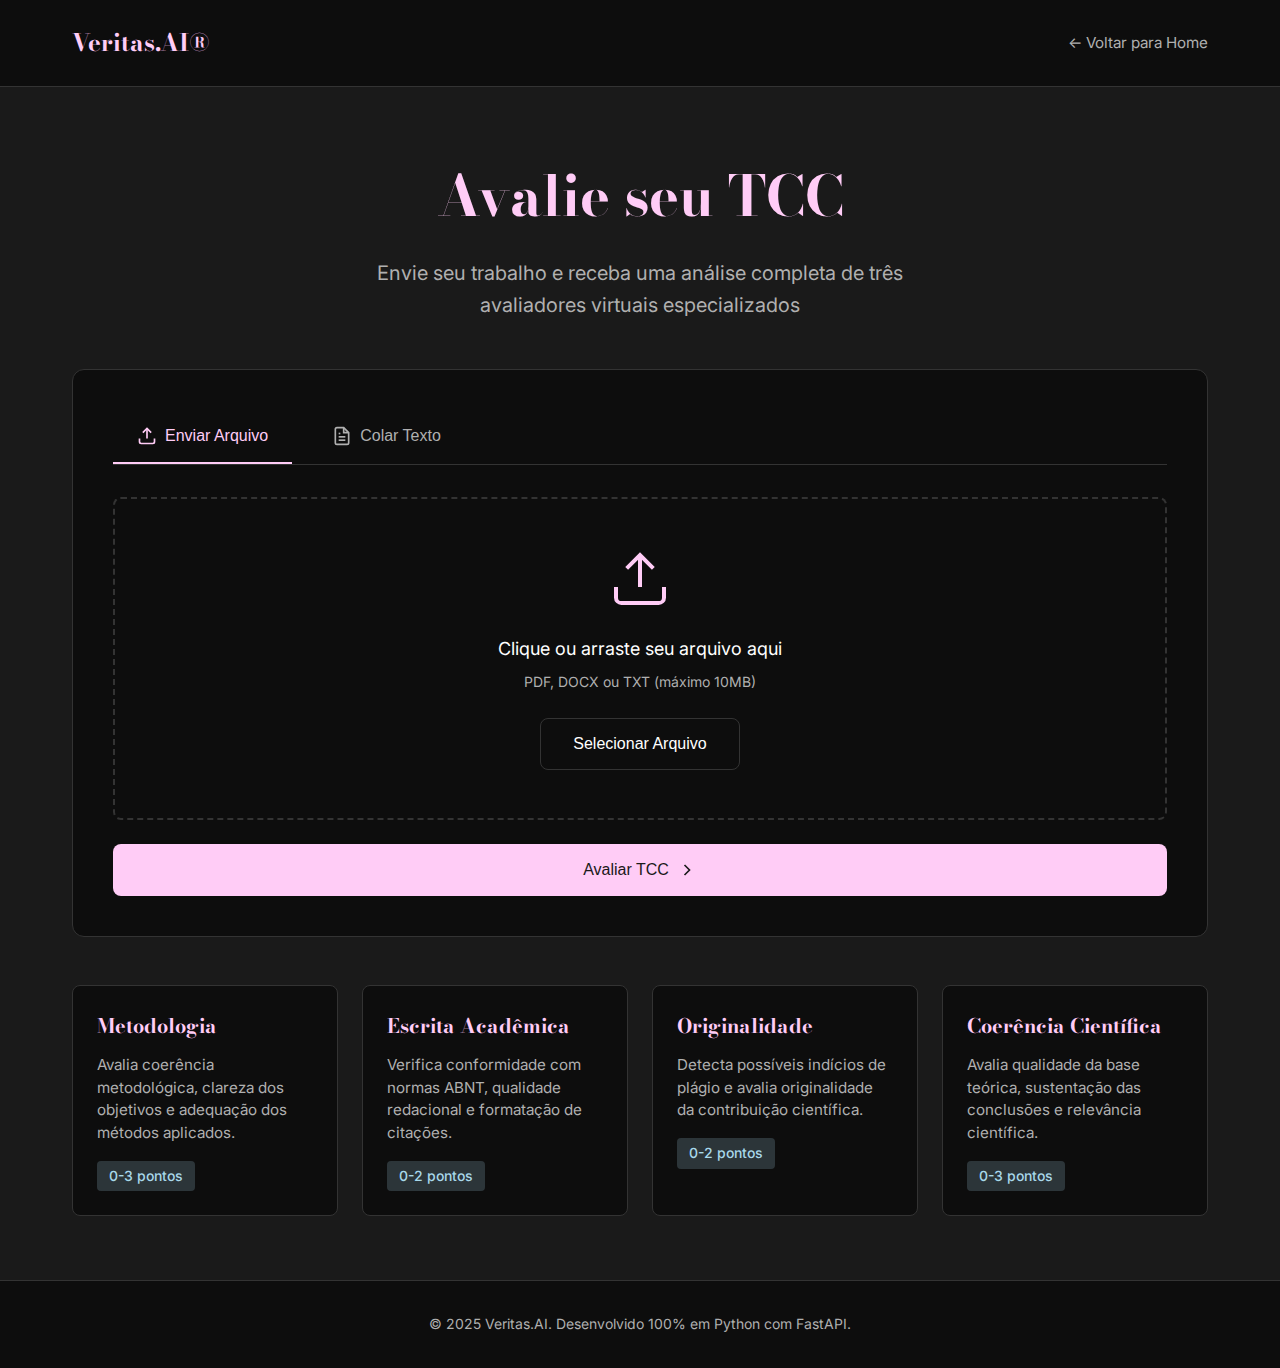
<file: app/index.html>
<!DOCTYPE html>
<html lang="pt-BR">
<head>
    <meta charset="UTF-8">
    <meta name="viewport" content="width=device-width, initial-scale=1.0">
    <title>Veritas.AI - Avaliar TCC</title>
    <link rel="preconnect" href="https://fonts.googleapis.com">
    <link rel="preconnect" href="https://fonts.gstatic.com" crossorigin>
    <link href="https://fonts.googleapis.com/css2?family=Bodoni+Moda:ital,opsz,wght@0,6..96,400..900;1,6..96,400..900&family=Inter:wght@300;400;500;600&display=swap" rel="stylesheet">
    <link rel="stylesheet" href="/static/app/styles.css">
</head>
<body>
    <!-- Header -->
    <header class="header">
        <div class="container">
            <nav class="nav">
                <a href="/" class="logo">Veritas.AI®</a>
                <a href="/" class="back-link">← Voltar para Home</a>
            </nav>
        </div>
    </header>

    <!-- Main Content -->
    <main class="main-content">
        <div class="container">
            <div class="app-header">
                <h1 class="title">Avalie seu TCC</h1>
                <p class="subtitle">Envie seu trabalho e receba uma análise completa de três avaliadores virtuais especializados</p>
            </div>

            <div class="card">
                <div class="tabs">
                    <button class="tab-button active" data-tab="file">
                        <svg width="20" height="20" viewBox="0 0 24 24" fill="none" stroke="currentColor" stroke-width="2">
                            <path d="M21 15v4a2 2 0 0 1-2 2H5a2 2 0 0 1-2-2v-4"></path>
                            <polyline points="17 8 12 3 7 8"></polyline>
                            <line x1="12" y1="3" x2="12" y2="15"></line>
                        </svg>
                        Enviar Arquivo
                    </button>
                    <button class="tab-button" data-tab="text">
                        <svg width="20" height="20" viewBox="0 0 24 24" fill="none" stroke="currentColor" stroke-width="2">
                            <path d="M14 2H6a2 2 0 0 0-2 2v16a2 2 0 0 0 2 2h12a2 2 0 0 0 2-2V8z"></path>
                            <polyline points="14 2 14 8 20 8"></polyline>
                            <line x1="16" y1="13" x2="8" y2="13"></line>
                            <line x1="16" y1="17" x2="8" y2="17"></line>
                            <polyline points="10 9 9 9 8 9"></polyline>
                        </svg>
                        Colar Texto
                    </button>
                </div>

                <div class="tab-content active" id="file-tab">
                    <div class="file-upload-area" id="dropArea">
                        <input type="file" id="fileInput" accept=".pdf,.docx,.txt" hidden>
                        <div class="upload-icon">
                            <svg width="64" height="64" viewBox="0 0 24 24" fill="none" stroke="currentColor" stroke-width="1.5">
                                <path d="M21 15v4a2 2 0 0 1-2 2H5a2 2 0 0 1-2-2v-4"></path>
                                <polyline points="17 8 12 3 7 8"></polyline>
                                <line x1="12" y1="3" x2="12" y2="15"></line>
                            </svg>
                        </div>
                        <p class="upload-text">Clique ou arraste seu arquivo aqui</p>
                        <p class="upload-hint">PDF, DOCX ou TXT (máximo 10MB)</p>
                        <button type="button" class="btn-secondary" id="selectFileBtn">Selecionar Arquivo</button>
                    </div>
                    <div id="fileInfo" class="file-info hidden"></div>
                </div>

                <div class="tab-content" id="text-tab">
                    <textarea 
                        id="textInput" 
                        placeholder="Cole aqui o texto completo do seu TCC (mínimo 100 caracteres)..."
                        rows="12"
                    ></textarea>
                    <div class="char-counter">
                        <span id="charCount">0</span> caracteres
                    </div>
                </div>

                <button type="button" class="btn-primary" id="evaluateBtn">
                    <span class="btn-text">Avaliar TCC</span>
                    <svg class="btn-icon" width="20" height="20" viewBox="0 0 24 24" fill="none" stroke="currentColor" stroke-width="2">
                        <polyline points="9 18 15 12 9 6"></polyline>
                    </svg>
                </button>
            </div>

            <!-- Info Cards -->
            <div class="info-grid">
                <div class="info-card">
                    <h3>Metodologia</h3>
                    <p>Avalia coerência metodológica, clareza dos objetivos e adequação dos métodos aplicados.</p>
                    <span class="score">0-3 pontos</span>
                </div>
                <div class="info-card">
                    <h3>Escrita Acadêmica</h3>
                    <p>Verifica conformidade com normas ABNT, qualidade redacional e formatação de citações.</p>
                    <span class="score">0-2 pontos</span>
                </div>
                <div class="info-card">
                    <h3>Originalidade</h3>
                    <p>Detecta possíveis indícios de plágio e avalia originalidade da contribuição científica.</p>
                    <span class="score">0-2 pontos</span>
                </div>
                <div class="info-card">
                    <h3>Coerência Científica</h3>
                    <p>Avalia qualidade da base teórica, sustentação das conclusões e relevância científica.</p>
                    <span class="score">0-3 pontos</span>
                </div>
            </div>
        </div>
    </main>

    <!-- Modal de Resultados -->
    <div id="resultModal" class="modal">
        <div class="modal-overlay" id="modalOverlay"></div>
        <div class="modal-content">
            <div class="modal-header">
                <h2>Resultado da Avaliação</h2>
                <button class="close-btn" id="closeModal">
                    <svg width="24" height="24" viewBox="0 0 24 24" fill="none" stroke="currentColor" stroke-width="2">
                        <line x1="18" y1="6" x2="6" y2="18"></line>
                        <line x1="6" y1="6" x2="18" y2="18"></line>
                    </svg>
                </button>
            </div>
            <div class="modal-body" id="modalBody">
                <!-- Conteúdo será inserido dinamicamente -->
            </div>
            <div class="modal-footer">
                <button class="btn-secondary" id="closeModalBtn">Fechar</button>
                <button class="btn-primary" id="downloadBtn">
                    <svg width="20" height="20" viewBox="0 0 24 24" fill="none" stroke="currentColor" stroke-width="2">
                        <path d="M21 15v4a2 2 0 0 1-2 2H5a2 2 0 0 1-2-2v-4"></path>
                        <polyline points="7 10 12 15 17 10"></polyline>
                        <line x1="12" y1="15" x2="12" y2="3"></line>
                    </svg>
                    Baixar Relatório
                </button>
            </div>
        </div>
    </div>

    <!-- Loading Overlay -->
    <div id="loadingOverlay" class="loading-overlay hidden">
        <div class="loading-content">
            <div class="spinner"></div>
            <p class="loading-text">Analisando seu TCC...</p>
            <p class="loading-subtext">Isso pode levar alguns instantes</p>
        </div>
    </div>

    <!-- Footer -->
    <footer class="footer">
        <div class="container">
            <p>&copy; 2025 Veritas.AI. Desenvolvido 100% em Python com FastAPI.</p>
        </div>
    </footer>

    <script src="/static/app/script.js"></script>
</body>
</html>
</file>
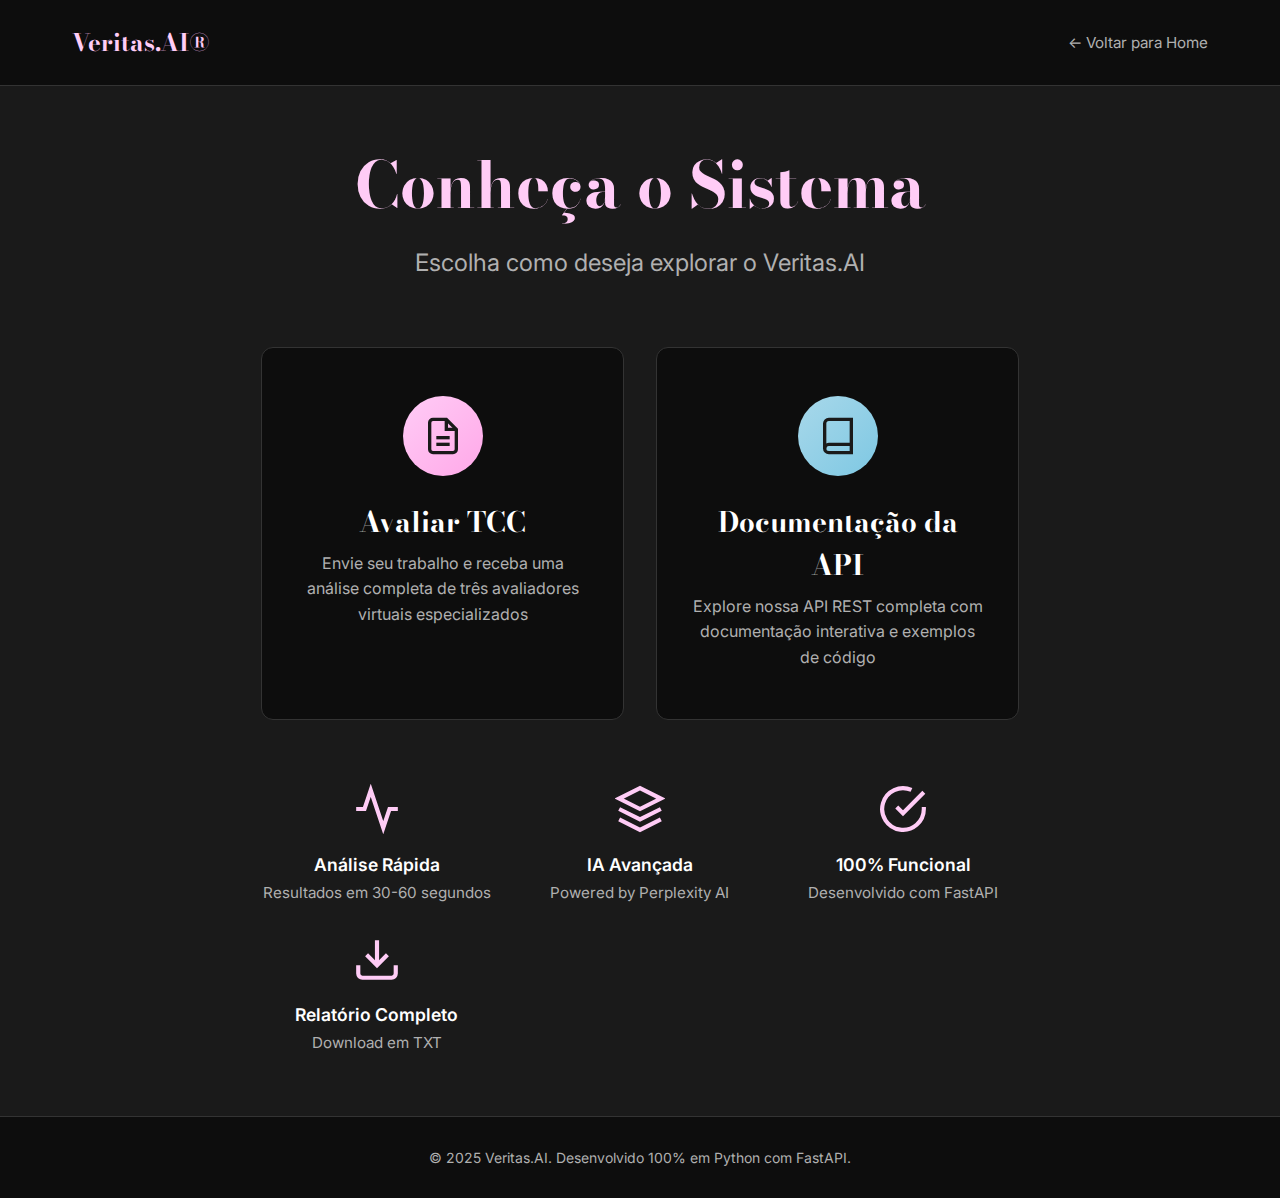
<file: static/home/index.html>
<!DOCTYPE html>
<html lang="pt-BR">
<head>
    <meta charset="UTF-8">
    <meta name="viewport" content="width=device-width, initial-scale=1.0">
    <title>Veritas.AI - Conheça o Sistema</title>
    <link rel="preconnect" href="https://fonts.googleapis.com">
    <link rel="preconnect" href="https://fonts.gstatic.com" crossorigin>
    <link href="https://fonts.googleapis.com/css2?family=Bodoni+Moda:ital,opsz,wght@0,6..96,400..900;1,6..96,400..900&family=Inter:wght@300;400;500;600&display=swap" rel="stylesheet">
    <style>
        * {
            margin: 0;
            padding: 0;
            box-sizing: border-box;
        }

        :root {
            --bg-dark: #1a1a1a;
            --bg-darker: #0d0d0d;
            --text-primary: #ffffff;
            --text-secondary: #b0b0b0;
            --accent-pink: #ffccf6;
            --accent-mint: #d4f4dd;
            --accent-coral: #ffb3a7;
            --accent-blue: #a8d8ea;
            --border-color: #333;
        }

        body {
            font-family: 'Inter', -apple-system, BlinkMacSystemFont, 'Segoe UI', sans-serif;
            background-color: var(--bg-dark);
            color: var(--text-primary);
            min-height: 100vh;
            display: flex;
            flex-direction: column;
        }

        .header {
            background-color: var(--bg-darker);
            border-bottom: 1px solid var(--border-color);
            padding: 1.5rem 0;
            position: sticky;
            top: 0;
            z-index: 100;
            backdrop-filter: blur(10px);
        }

        .container {
            max-width: 1200px;
            margin: 0 auto;
            padding: 0 2rem;
        }

        .nav {
            display: flex;
            justify-content: space-between;
            align-items: center;
        }

        .logo {
            font-family: 'Bodoni Moda', serif;
            font-size: 1.5rem;
            font-weight: 700;
            color: var(--accent-pink);
            text-decoration: none;
            transition: opacity 0.3s ease;
        }

        .logo:hover {
            opacity: 0.7;
        }

        .back-link {
            color: var(--text-secondary);
            text-decoration: none;
            font-size: 0.95rem;
            transition: color 0.3s ease;
        }

        .back-link:hover {
            color: var(--text-primary);
        }

        .main-content {
            flex: 1;
            display: flex;
            align-items: center;
            justify-content: center;
            padding: 4rem 2rem;
        }

        .content-wrapper {
            max-width: 900px;
            text-align: center;
        }

        .title {
            font-family: 'Bodoni Moda', serif;
            font-size: 4rem;
            font-weight: 700;
            margin-bottom: 1.5rem;
            color: var(--accent-pink);
            line-height: 1.1;
        }

        .subtitle {
            font-size: 1.5rem;
            color: var(--text-secondary);
            margin-bottom: 4rem;
            line-height: 1.6;
        }

        .options-grid {
            display: grid;
            grid-template-columns: repeat(auto-fit, minmax(300px, 1fr));
            gap: 2rem;
            margin-bottom: 3rem;
        }

        .option-card {
            background-color: var(--bg-darker);
            border: 1px solid var(--border-color);
            border-radius: 12px;
            padding: 3rem 2rem;
            text-decoration: none;
            transition: all 0.3s ease;
            display: flex;
            flex-direction: column;
            align-items: center;
            gap: 1.5rem;
        }

        .option-card:hover {
            transform: translateY(-8px);
            border-color: var(--accent-pink);
            box-shadow: 0 20px 40px rgba(255, 204, 246, 0.1);
        }

        .option-icon {
            width: 80px;
            height: 80px;
            border-radius: 50%;
            display: flex;
            align-items: center;
            justify-content: center;
            transition: transform 0.3s ease;
        }

        .option-card:hover .option-icon {
            transform: scale(1.1);
        }

        .option-card:nth-child(1) .option-icon {
            background: linear-gradient(135deg, var(--accent-pink), #ffa8e8);
        }

        .option-card:nth-child(2) .option-icon {
            background: linear-gradient(135deg, var(--accent-blue), #7ec8e3);
        }

        .option-icon svg {
            width: 40px;
            height: 40px;
            color: var(--bg-dark);
        }

        .option-title {
            font-family: 'Bodoni Moda', serif;
            font-size: 1.75rem;
            font-weight: 700;
            color: var(--text-primary);
            margin-bottom: 0.5rem;
        }

        .option-description {
            font-size: 1rem;
            color: var(--text-secondary);
            line-height: 1.6;
        }

        .features-list {
            display: grid;
            grid-template-columns: repeat(auto-fit, minmax(200px, 1fr));
            gap: 2rem;
            margin-top: 4rem;
        }

        .feature {
            text-align: center;
        }

        .feature-icon {
            width: 50px;
            height: 50px;
            margin: 0 auto 1rem;
            color: var(--accent-pink);
        }

        .feature-title {
            font-size: 1.1rem;
            font-weight: 600;
            color: var(--text-primary);
            margin-bottom: 0.5rem;
        }

        .feature-text {
            font-size: 0.95rem;
            color: var(--text-secondary);
        }

        .footer {
            background-color: var(--bg-darker);
            border-top: 1px solid var(--border-color);
            padding: 2rem 0;
            text-align: center;
            color: var(--text-secondary);
            font-size: 0.875rem;
        }

        @media (max-width: 768px) {
            .title {
                font-size: 2.5rem;
            }

            .subtitle {
                font-size: 1.125rem;
            }

            .options-grid {
                grid-template-columns: 1fr;
            }

            .features-list {
                grid-template-columns: 1fr;
            }
        }
    </style>
</head>
<body>
    <header class="header">
        <div class="container">
            <nav class="nav">
                <a href="/" class="logo">Veritas.AI®</a>
                <a href="/" class="back-link">← Voltar para Home</a>
            </nav>
        </div>
    </header>

    <main class="main-content">
        <div class="content-wrapper">
            <h1 class="title">Conheça o Sistema</h1>
            <p class="subtitle">Escolha como deseja explorar o Veritas.AI</p>

            <div class="options-grid">
                <a href="/app" class="option-card">
                    <div class="option-icon">
                        <svg viewBox="0 0 24 24" fill="none" stroke="currentColor" stroke-width="2">
                            <path d="M14 2H6a2 2 0 0 0-2 2v16a2 2 0 0 0 2 2h12a2 2 0 0 0 2-2V8z"></path>
                            <polyline points="14 2 14 8 20 8"></polyline>
                            <line x1="16" y1="13" x2="8" y2="13"></line>
                            <line x1="16" y1="17" x2="8" y2="17"></line>
                        </svg>
                    </div>
                    <div>
                        <h2 class="option-title">Avaliar TCC</h2>
                        <p class="option-description">Envie seu trabalho e receba uma análise completa de três avaliadores virtuais especializados</p>
                    </div>
                </a>

                <a href="/api/docs" class="option-card">
                    <div class="option-icon">
                        <svg viewBox="0 0 24 24" fill="none" stroke="currentColor" stroke-width="2">
                            <path d="M4 19.5A2.5 2.5 0 0 1 6.5 17H20"></path>
                            <path d="M6.5 2H20v20H6.5A2.5 2.5 0 0 1 4 19.5v-15A2.5 2.5 0 0 1 6.5 2z"></path>
                        </svg>
                    </div>
                    <div>
                        <h2 class="option-title">Documentação da API</h2>
                        <p class="option-description">Explore nossa API REST completa com documentação interativa e exemplos de código</p>
                    </div>
                </a>
            </div>

            <div class="features-list">
                <div class="feature">
                    <svg class="feature-icon" viewBox="0 0 24 24" fill="none" stroke="currentColor" stroke-width="2">
                        <polyline points="22 12 18 12 15 21 9 3 6 12 2 12"></polyline>
                    </svg>
                    <h3 class="feature-title">Análise Rápida</h3>
                    <p class="feature-text">Resultados em 30-60 segundos</p>
                </div>

                <div class="feature">
                    <svg class="feature-icon" viewBox="0 0 24 24" fill="none" stroke="currentColor" stroke-width="2">
                        <path d="M12 2L2 7l10 5 10-5-10-5z"></path>
                        <polyline points="2 17 12 22 22 17"></polyline>
                        <polyline points="2 12 12 17 22 12"></polyline>
                    </svg>
                    <h3 class="feature-title">IA Avançada</h3>
                    <p class="feature-text">Powered by Perplexity AI</p>
                </div>

                <div class="feature">
                    <svg class="feature-icon" viewBox="0 0 24 24" fill="none" stroke="currentColor" stroke-width="2">
                        <path d="M22 11.08V12a10 10 0 1 1-5.93-9.14"></path>
                        <polyline points="22 4 12 14.01 9 11.01"></polyline>
                    </svg>
                    <h3 class="feature-title">100% Funcional</h3>
                    <p class="feature-text">Desenvolvido com FastAPI</p>
                </div>

                <div class="feature">
                    <svg class="feature-icon" viewBox="0 0 24 24" fill="none" stroke="currentColor" stroke-width="2">
                        <path d="M21 15v4a2 2 0 0 1-2 2H5a2 2 0 0 1-2-2v-4"></path>
                        <polyline points="7 10 12 15 17 10"></polyline>
                        <line x1="12" y1="15" x2="12" y2="3"></line>
                    </svg>
                    <h3 class="feature-title">Relatório Completo</h3>
                    <p class="feature-text">Download em TXT</p>
                </div>
            </div>
        </div>
    </main>

    <footer class="footer">
        <div class="container">
            <p>&copy; 2025 Veritas.AI. Desenvolvido 100% em Python com FastAPI.</p>
        </div>
    </footer>
</body>
</html>
</file>
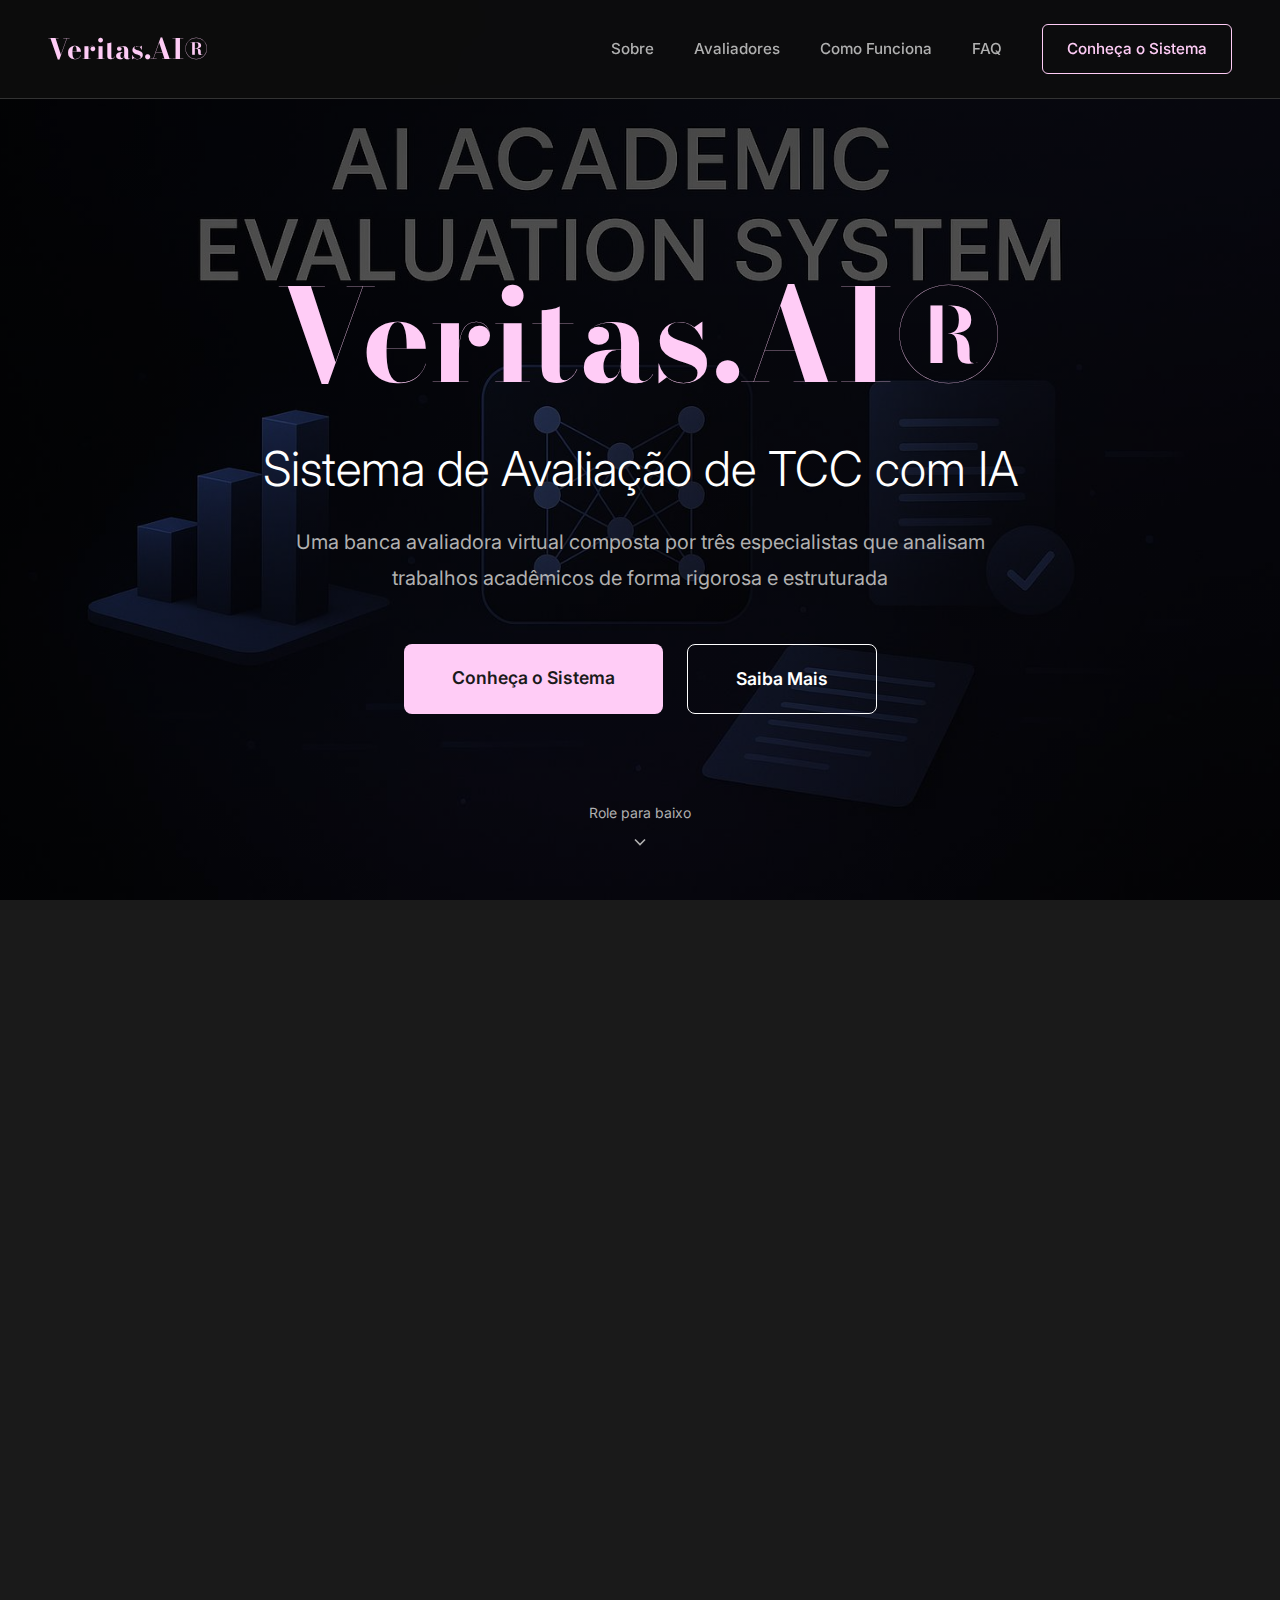
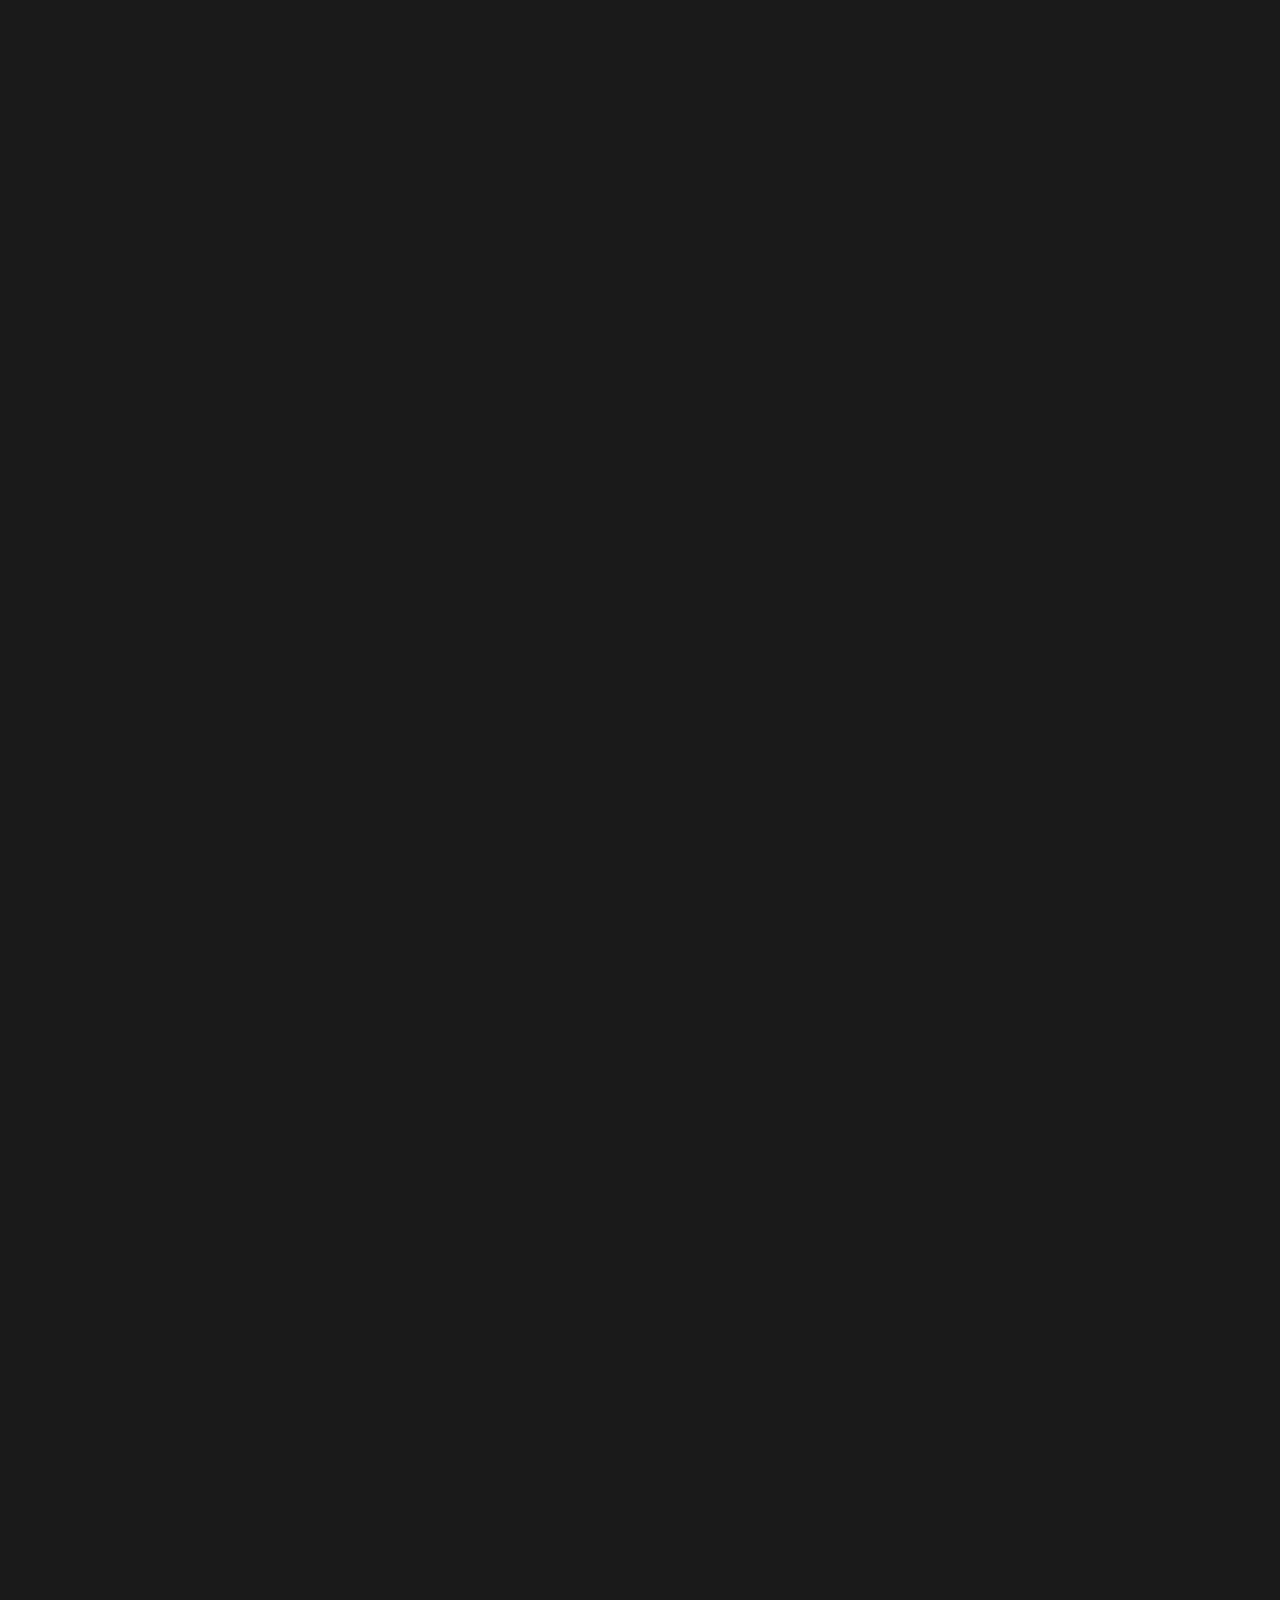
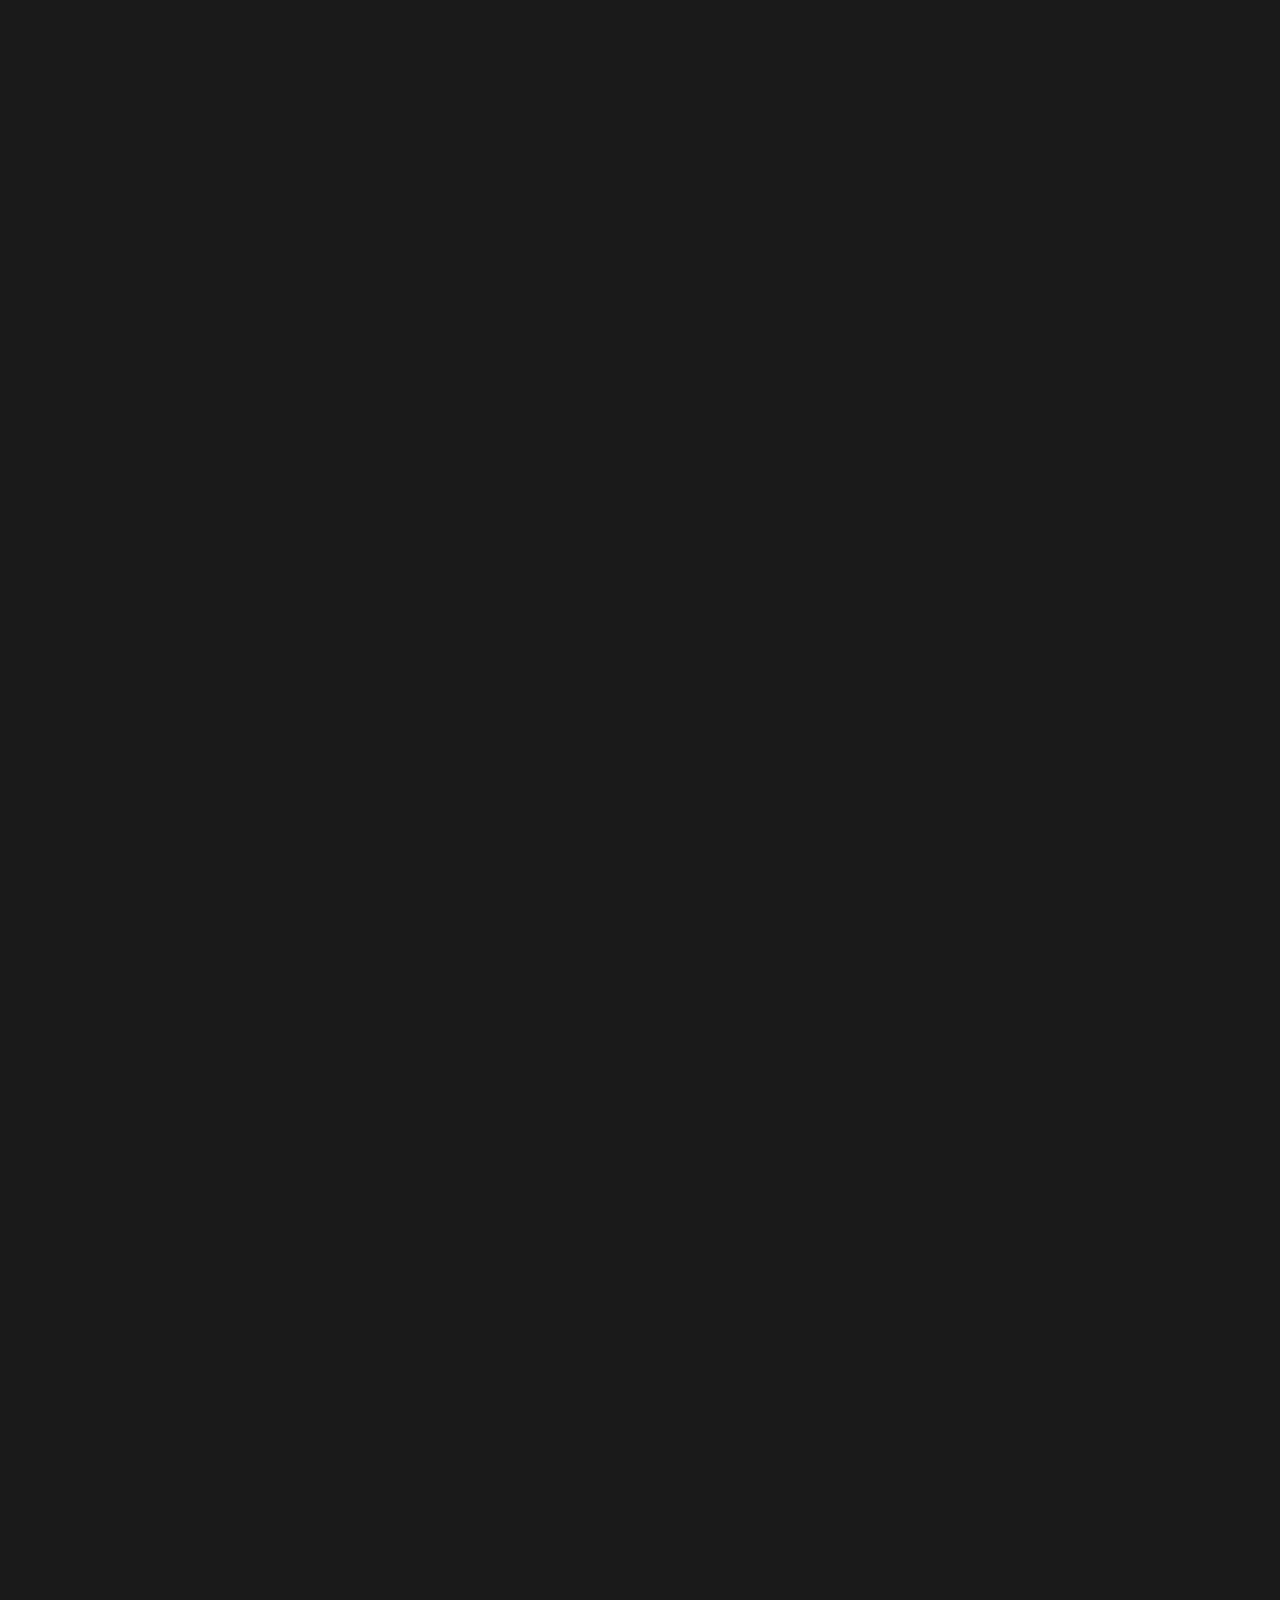
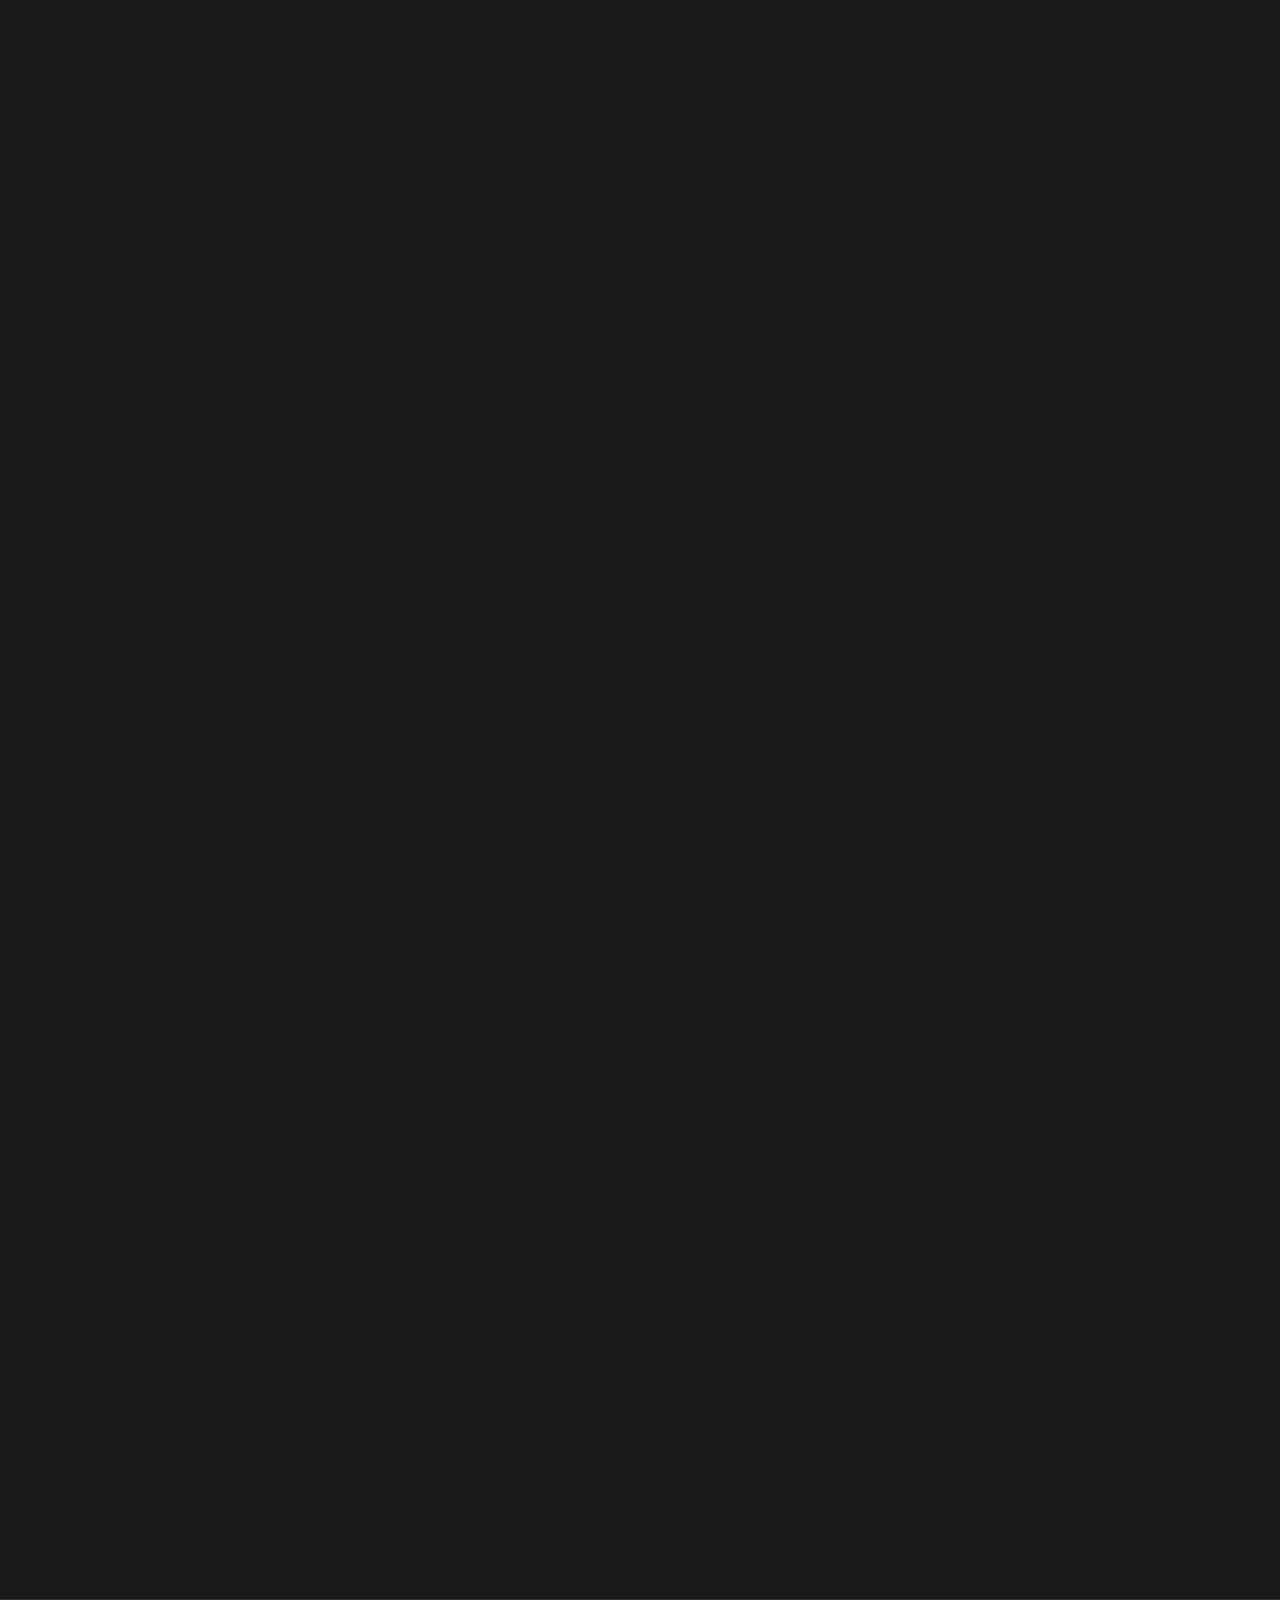
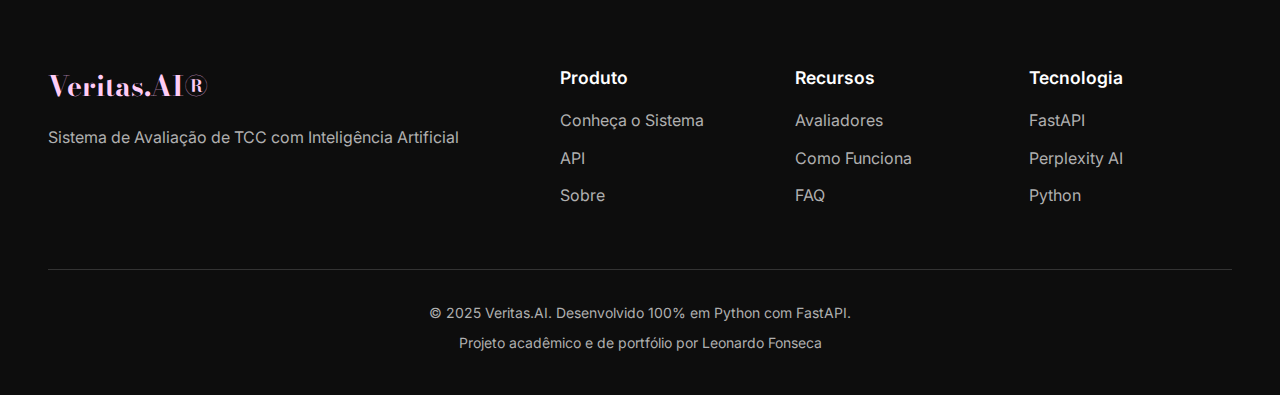
<file: static/landing/index.html>
<!DOCTYPE html>
<html lang="pt-BR">
<head>
    <meta charset="UTF-8">
    <meta name="viewport" content="width=device-width, initial-scale=1.0">
    <title>Veritas.AI - Sistema de Avaliação de TCC com IA</title>
    <meta name="description" content="Sistema de avaliação de TCC com inteligência artificial. Banca avaliadora virtual composta por três especialistas.">
    <link rel="preconnect" href="https://fonts.googleapis.com">
    <link rel="preconnect" href="https://fonts.gstatic.com" crossorigin>
    <link href="https://fonts.googleapis.com/css2?family=Bodoni+Moda:ital,opsz,wght@0,6..96,400..900;1,6..96,400..900&family=Inter:wght@300;400;500;600;700&display=swap" rel="stylesheet">
    <link rel="stylesheet" href="/static/landing/styles.css">
</head>
<body>
    <!-- Header -->
    <header class="header" id="header">
        <div class="container">
            <nav class="nav">
                <a href="/" class="logo">Veritas.AI®</a>
                <div class="nav-links" id="navLinks">
                    <a href="#about" class="nav-link">Sobre</a>
                    <a href="#evaluators" class="nav-link">Avaliadores</a>
                    <a href="#how-it-works" class="nav-link">Como Funciona</a>
                    <a href="#faq" class="nav-link">FAQ</a>
                    <a href="/home" class="btn-nav">Conheça o Sistema</a>
                </div>
                <button class="mobile-menu-btn" id="mobileMenuBtn">
                    <span></span>
                    <span></span>
                    <span></span>
                </button>
            </nav>
        </div>
    </header>

    <!-- Hero Section -->
    <section class="hero" id="hero">
        <div class="hero-background">
            <img src="/static/veritas_hero_image.jpg" alt="Veritas.AI Hero" class="hero-image">
            <div class="hero-overlay"></div>
        </div>
        <div class="container hero-content">
            <h1 class="hero-title">Veritas.AI®</h1>
            <p class="hero-subtitle">Sistema de Avaliação de TCC com IA</p>
            <p class="hero-description">Uma banca avaliadora virtual composta por três especialistas que analisam trabalhos acadêmicos de forma rigorosa e estruturada</p>
            <div class="hero-buttons">
                <a href="/home" class="btn-primary">Conheça o Sistema</a>
                <a href="#about" class="btn-secondary">Saiba Mais</a>
            </div>
        </div>
        <div class="scroll-indicator">
            <span>Role para baixo</span>
            <svg width="20" height="20" viewBox="0 0 24 24" fill="none" stroke="currentColor" stroke-width="2">
                <polyline points="6 9 12 15 18 9"></polyline>
            </svg>
        </div>
    </section>

    <!-- About Section -->
    <section class="section about" id="about">
        <div class="container">
            <div class="section-header">
                <span class="section-label">Sobre o Projeto</span>
                <h2 class="section-title">Avaliação Acadêmica Inteligente</h2>
            </div>
            <div class="about-content">
                <div class="about-text">
                    <p>O Veritas.AI é um sistema revolucionário que utiliza inteligência artificial avançada para avaliar Trabalhos de Conclusão de Curso (TCC) de forma objetiva, rigorosa e estruturada.</p>
                    <p>Nossa plataforma simula uma banca avaliadora completa, analisando múltiplos aspectos do trabalho acadêmico: desde a metodologia científica até a conformidade com normas ABNT, passando pela originalidade do conteúdo e coerência científica.</p>
                    <p>Desenvolvido com tecnologias de ponta como FastAPI e Perplexity AI, o Veritas.AI oferece uma análise profunda e detalhada em questão de minutos, fornecendo feedback valioso para estudantes e orientadores.</p>
                </div>
                <div class="about-image">
                    <img src="/static/veritas_ai_evaluation.jpg" alt="Avaliação com IA">
                </div>
            </div>
        </div>
    </section>

    <!-- Evaluators Section -->
    <section class="section evaluators" id="evaluators">
        <div class="container">
            <div class="section-header">
                <span class="section-label">Banca Avaliadora Virtual</span>
                <h2 class="section-title">Quatro Critérios de Avaliação</h2>
            </div>
            <div class="evaluators-grid">
                <div class="evaluator-card">
                    <div class="evaluator-number">01</div>
                    <h3>Metodologia</h3>
                    <p>Avalia coerência metodológica, clareza dos objetivos e adequação dos métodos aplicados ao problema de pesquisa.</p>
                    <span class="score">0-3 pontos</span>
                </div>

                <div class="evaluator-card">
                    <div class="evaluator-number">02</div>
                    <h3>Escrita Acadêmica</h3>
                    <p>Verifica conformidade com normas ABNT, qualidade redacional e formatação adequada de citações e referências.</p>
                    <span class="score">0-2 pontos</span>
                </div>

                <div class="evaluator-card">
                    <div class="evaluator-number">03</div>
                    <h3>Originalidade</h3>
                    <p>Detecta possíveis indícios de plágio e avalia a originalidade da contribuição científica do trabalho.</p>
                    <span class="score">0-2 pontos</span>
                </div>

                <div class="evaluator-card">
                    <div class="evaluator-number">04</div>
                    <h3>Coerência Científica</h3>
                    <p>Avalia qualidade da base teórica, sustentação das conclusões e relevância científica do trabalho.</p>
                    <span class="score">0-3 pontos</span>
                </div>
            </div>
            <div class="final-score-info">
                <h4>Nota Final: Soma de todos os critérios (máximo 10.0)</h4>
            </div>
        </div>
    </section>

    <!-- How It Works Section -->
    <section class="section how-it-works" id="how-it-works">
        <div class="container">
            <div class="section-header">
                <span class="section-label">Processo</span>
                <h2 class="section-title">Como Funciona</h2>
            </div>
            <div class="steps-grid">
                <div class="step">
                    <div class="step-number">01</div>
                    <h3>Envie seu TCC</h3>
                    <p>Faça upload do seu trabalho em PDF, DOCX ou TXT, ou cole o texto diretamente na plataforma.</p>
                </div>
                <div class="step">
                    <div class="step-number">02</div>
                    <h3>Processamento com IA</h3>
                    <p>Nossa inteligência artificial analisa seu trabalho usando modelos avançados de linguagem natural.</p>
                </div>
                <div class="step">
                    <div class="step-number">03</div>
                    <h3>Avaliação Completa</h3>
                    <p>Três avaliadores virtuais analisam diferentes aspectos do seu trabalho de forma independente.</p>
                </div>
                <div class="step">
                    <div class="step-number">04</div>
                    <h3>Receba o Resultado</h3>
                    <p>Visualize a nota final, análises detalhadas e recomendações para melhorar seu trabalho.</p>
                </div>
            </div>
        </div>
    </section>

    <!-- Technologies Section -->
    <section class="section technologies">
        <div class="container">
            <div class="section-header">
                <span class="section-label">Tecnologias</span>
                <h2 class="section-title">Desenvolvido com o Melhor da Tecnologia</h2>
            </div>
            <div class="tech-grid">
                <div class="tech-card">
                    <img src="/static/veritas_technology.jpg" alt="FastAPI">
                    <h3>FastAPI</h3>
                    <p>Framework web moderno e de alta performance para Python</p>
                </div>
                <div class="tech-card">
                    <img src="/static/veritas_methodology.jpg" alt="Perplexity AI">
                    <h3>Perplexity AI</h3>
                    <p>Modelo de linguagem avançado Llama 3.1 para análise profunda</p>
                </div>
                <div class="tech-card">
                    <img src="/static/veritas_results.jpg" alt="Python">
                    <h3>Python 3.11</h3>
                    <p>Linguagem robusta e versátil para processamento de dados</p>
                </div>
            </div>
        </div>
    </section>

    <!-- FAQ Section -->
    <section class="section faq" id="faq">
        <div class="container">
            <div class="section-header">
                <span class="section-label">Perguntas Frequentes</span>
                <h2 class="section-title">Tire suas Dúvidas</h2>
            </div>
            <div class="faq-list">
                <div class="faq-item">
                    <button class="faq-question">
                        <span>Quais formatos de arquivo são aceitos?</span>
                        <svg width="20" height="20" viewBox="0 0 24 24" fill="none" stroke="currentColor" stroke-width="2">
                            <polyline points="6 9 12 15 18 9"></polyline>
                        </svg>
                    </button>
                    <div class="faq-answer">
                        <p>O Veritas.AI aceita arquivos nos formatos PDF, DOCX (Microsoft Word) e TXT (texto simples). O tamanho máximo permitido é de 10MB por arquivo. Você também pode colar o texto diretamente na plataforma.</p>
                    </div>
                </div>

                <div class="faq-item">
                    <button class="faq-question">
                        <span>Quanto tempo leva a análise?</span>
                        <svg width="20" height="20" viewBox="0 0 24 24" fill="none" stroke="currentColor" stroke-width="2">
                            <polyline points="6 9 12 15 18 9"></polyline>
                        </svg>
                    </button>
                    <div class="faq-answer">
                        <p>O tempo de análise varia entre 30 e 60 segundos, dependendo do tamanho do trabalho e da complexidade do conteúdo. Nossa IA processa o documento de forma assíncrona para garantir uma análise completa e detalhada.</p>
                    </div>
                </div>

                <div class="faq-item">
                    <button class="faq-question">
                        <span>O sistema detecta plágio?</span>
                        <svg width="20" height="20" viewBox="0 0 24 24" fill="none" stroke="currentColor" stroke-width="2">
                            <polyline points="6 9 12 15 18 9"></polyline>
                        </svg>
                    </button>
                    <div class="faq-answer">
                        <p>O Veritas.AI fornece uma análise indicativa de originalidade e possíveis indícios de plágio, mas não substitui ferramentas especializadas de detecção de plágio. Recomendamos o uso complementar de ferramentas específicas para verificação mais rigorosa.</p>
                    </div>
                </div>

                <div class="faq-item">
                    <button class="faq-question">
                        <span>Como funciona a avaliação das normas ABNT?</span>
                        <svg width="20" height="20" viewBox="0 0 24 24" fill="none" stroke="currentColor" stroke-width="2">
                            <polyline points="6 9 12 15 18 9"></polyline>
                        </svg>
                    </button>
                    <div class="faq-answer">
                        <p>A avaliação das normas ABNT é feita através da análise textual do conteúdo, verificando estrutura de citações, referências e formatação acadêmica. Note que a análise é textual e não visual, portanto não avalia aspectos como margens e espaçamento.</p>
                    </div>
                </div>

                <div class="faq-item">
                    <button class="faq-question">
                        <span>Posso usar a API do Veritas.AI?</span>
                        <svg width="20" height="20" viewBox="0 0 24 24" fill="none" stroke="currentColor" stroke-width="2">
                            <polyline points="6 9 12 15 18 9"></polyline>
                        </svg>
                    </button>
                    <div class="faq-answer">
                        <p>Sim! O Veritas.AI oferece uma API REST completa e documentada. Acesse a documentação interativa em /api/docs para ver todos os endpoints disponíveis, exemplos de uso e testar as requisições diretamente no navegador.</p>
                    </div>
                </div>
            </div>
        </div>
    </section>

    <!-- CTA Section -->
    <section class="section cta">
        <div class="container">
            <div class="cta-content">
                <h2>Pronto para Avaliar seu TCC?</h2>
                <p>Receba uma análise completa e detalhada em minutos</p>
                <a href="/home" class="btn-primary btn-large">Conheça o Sistema</a>
            </div>
        </div>
    </section>

    <!-- Footer -->
    <footer class="footer">
        <div class="container">
            <div class="footer-content">
                <div class="footer-brand">
                    <h3>Veritas.AI®</h3>
                    <p>Sistema de Avaliação de TCC com Inteligência Artificial</p>
                </div>
                <div class="footer-links">
                    <div class="footer-column">
                        <h4>Produto</h4>
                        <a href="/home">Conheça o Sistema</a>
                        <a href="/api/docs">API</a>
                        <a href="#about">Sobre</a>
                    </div>
                    <div class="footer-column">
                        <h4>Recursos</h4>
                        <a href="#evaluators">Avaliadores</a>
                        <a href="#how-it-works">Como Funciona</a>
                        <a href="#faq">FAQ</a>
                    </div>
                    <div class="footer-column">
                        <h4>Tecnologia</h4>
                        <a href="https://fastapi.tiangolo.com/" target="_blank">FastAPI</a>
                        <a href="https://www.perplexity.ai/" target="_blank">Perplexity AI</a>
                        <a href="https://www.python.org/" target="_blank">Python</a>
                    </div>
                </div>
            </div>
            <div class="footer-bottom">
                <p>&copy; 2025 Veritas.AI. Desenvolvido 100% em Python com FastAPI.</p>
                <p>Projeto acadêmico e de portfólio por Leonardo Fonseca</p>
            </div>
        </div>
    </footer>

    <script src="/static/landing/script.js"></script>
</body>
</html>
</file>
<file: static/app/styles.css>
/* Reset e Base */
* {
    margin: 0;
    padding: 0;
    box-sizing: border-box;
}

:root {
    --bg-dark: #1a1a1a;
    --bg-darker: #0d0d0d;
    --text-primary: #ffffff;
    --text-secondary: #b0b0b0;
    --accent-pink: #ffccf6;
    --accent-mint: #d4f4dd;
    --accent-coral: #ffb3a7;
    --accent-blue: #a8d8ea;
    --border-color: #333;
}

body {
    font-family: 'Inter', -apple-system, BlinkMacSystemFont, 'Segoe UI', sans-serif;
    background-color: var(--bg-dark);
    color: var(--text-primary);
    line-height: 1.6;
    min-height: 100vh;
    display: flex;
    flex-direction: column;
}

.container {
    max-width: 1200px;
    margin: 0 auto;
    padding: 0 2rem;
}

/* Header */
.header {
    background-color: var(--bg-darker);
    border-bottom: 1px solid var(--border-color);
    padding: 1.5rem 0;
    position: sticky;
    top: 0;
    z-index: 100;
    backdrop-filter: blur(10px);
}

.nav {
    display: flex;
    justify-content: space-between;
    align-items: center;
}

.logo {
    font-family: 'Bodoni Moda', serif;
    font-size: 1.5rem;
    font-weight: 700;
    color: var(--accent-pink);
    text-decoration: none;
    transition: opacity 0.3s ease;
}

.logo:hover {
    opacity: 0.7;
}

.back-link {
    color: var(--text-secondary);
    text-decoration: none;
    font-size: 0.95rem;
    transition: color 0.3s ease;
}

.back-link:hover {
    color: var(--text-primary);
}

/* Main Content */
.main-content {
    flex: 1;
    padding: 4rem 0;
}

.app-header {
    text-align: center;
    margin-bottom: 3rem;
}

.title {
    font-family: 'Bodoni Moda', serif;
    font-size: 3.5rem;
    font-weight: 700;
    margin-bottom: 1rem;
    color: var(--accent-pink);
}

.subtitle {
    font-size: 1.25rem;
    color: var(--text-secondary);
    max-width: 600px;
    margin: 0 auto;
}

/* Card */
.card {
    background-color: var(--bg-darker);
    border: 1px solid var(--border-color);
    border-radius: 12px;
    padding: 2.5rem;
    margin-bottom: 3rem;
}

/* Tabs */
.tabs {
    display: flex;
    gap: 1rem;
    margin-bottom: 2rem;
    border-bottom: 1px solid var(--border-color);
}

.tab-button {
    background: none;
    border: none;
    color: var(--text-secondary);
    font-size: 1rem;
    padding: 1rem 1.5rem;
    cursor: pointer;
    display: flex;
    align-items: center;
    gap: 0.5rem;
    border-bottom: 2px solid transparent;
    transition: all 0.3s ease;
}

.tab-button:hover {
    color: var(--text-primary);
}

.tab-button.active {
    color: var(--accent-pink);
    border-bottom-color: var(--accent-pink);
}

.tab-button svg {
    width: 20px;
    height: 20px;
}

/* Tab Content */
.tab-content {
    display: none;
}

.tab-content.active {
    display: block;
}

/* File Upload */
.file-upload-area {
    border: 2px dashed var(--border-color);
    border-radius: 8px;
    padding: 3rem 2rem;
    text-align: center;
    transition: all 0.3s ease;
    cursor: pointer;
}

.file-upload-area:hover {
    border-color: var(--accent-pink);
    background-color: rgba(255, 204, 246, 0.05);
}

.file-upload-area.drag-over {
    border-color: var(--accent-pink);
    background-color: rgba(255, 204, 246, 0.1);
}

.upload-icon {
    color: var(--accent-pink);
    margin-bottom: 1rem;
}

.upload-text {
    font-size: 1.125rem;
    color: var(--text-primary);
    margin-bottom: 0.5rem;
}

.upload-hint {
    font-size: 0.875rem;
    color: var(--text-secondary);
    margin-bottom: 1.5rem;
}

.file-info {
    margin-top: 1rem;
    padding: 1rem;
    background-color: rgba(168, 216, 234, 0.1);
    border-radius: 8px;
    border-left: 3px solid var(--accent-blue);
}

.file-info.hidden {
    display: none;
}

/* Textarea */
textarea {
    width: 100%;
    background-color: var(--bg-dark);
    border: 1px solid var(--border-color);
    border-radius: 8px;
    padding: 1rem;
    color: var(--text-primary);
    font-family: inherit;
    font-size: 1rem;
    resize: vertical;
    transition: border-color 0.3s ease;
}

textarea:focus {
    outline: none;
    border-color: var(--accent-pink);
}

.char-counter {
    text-align: right;
    margin-top: 0.5rem;
    font-size: 0.875rem;
    color: var(--text-secondary);
}

/* Buttons */
.btn-primary,
.btn-secondary {
    padding: 1rem 2rem;
    border-radius: 8px;
    font-size: 1rem;
    font-weight: 500;
    cursor: pointer;
    transition: all 0.3s ease;
    border: none;
    display: inline-flex;
    align-items: center;
    gap: 0.5rem;
}

.btn-primary {
    background-color: var(--accent-pink);
    color: var(--bg-dark);
    width: 100%;
    justify-content: center;
    margin-top: 1.5rem;
}

.btn-primary:hover {
    background-color: #ffa8e8;
    transform: translateY(-2px);
}

.btn-primary:disabled {
    opacity: 0.5;
    cursor: not-allowed;
    transform: none;
}

.btn-secondary {
    background-color: transparent;
    color: var(--text-primary);
    border: 1px solid var(--border-color);
}

.btn-secondary:hover {
    background-color: rgba(255, 255, 255, 0.05);
}

.btn-icon {
    width: 20px;
    height: 20px;
}

/* Info Grid */
.info-grid {
    display: grid;
    grid-template-columns: repeat(auto-fit, minmax(250px, 1fr));
    gap: 1.5rem;
    margin-top: 3rem;
}

.info-card {
    background-color: var(--bg-darker);
    border: 1px solid var(--border-color);
    border-radius: 8px;
    padding: 1.5rem;
    transition: transform 0.3s ease;
}

.info-card:hover {
    transform: translateY(-4px);
}

.info-card h3 {
    font-family: 'Bodoni Moda', serif;
    font-size: 1.25rem;
    margin-bottom: 0.75rem;
    color: var(--accent-pink);
}

.info-card p {
    font-size: 0.95rem;
    color: var(--text-secondary);
    margin-bottom: 1rem;
    line-height: 1.5;
}

.info-card .score {
    display: inline-block;
    padding: 0.25rem 0.75rem;
    background-color: rgba(168, 216, 234, 0.2);
    border-radius: 4px;
    font-size: 0.875rem;
    color: var(--accent-blue);
    font-weight: 500;
}

/* Modal */
.modal {
    display: none;
    position: fixed;
    top: 0;
    left: 0;
    width: 100%;
    height: 100%;
    z-index: 1000;
}

.modal.active {
    display: flex;
    align-items: center;
    justify-content: center;
}

.modal-overlay {
    position: absolute;
    top: 0;
    left: 0;
    width: 100%;
    height: 100%;
    background-color: rgba(0, 0, 0, 0.8);
    backdrop-filter: blur(4px);
}

.modal-content {
    position: relative;
    background-color: var(--bg-darker);
    border: 1px solid var(--border-color);
    border-radius: 12px;
    max-width: 800px;
    width: 90%;
    max-height: 90vh;
    overflow: hidden;
    display: flex;
    flex-direction: column;
    animation: modalSlideIn 0.3s ease;
}

@keyframes modalSlideIn {
    from {
        opacity: 0;
        transform: translateY(-20px);
    }
    to {
        opacity: 1;
        transform: translateY(0);
    }
}

.modal-header {
    display: flex;
    justify-content: space-between;
    align-items: center;
    padding: 1.5rem 2rem;
    border-bottom: 1px solid var(--border-color);
}

.modal-header h2 {
    font-family: 'Bodoni Moda', serif;
    font-size: 1.75rem;
    color: var(--accent-pink);
}

.close-btn {
    background: none;
    border: none;
    color: var(--text-secondary);
    cursor: pointer;
    padding: 0.5rem;
    transition: color 0.3s ease;
}

.close-btn:hover {
    color: var(--text-primary);
}

.modal-body {
    padding: 2rem;
    overflow-y: auto;
    flex: 1;
}

.modal-footer {
    display: flex;
    justify-content: flex-end;
    gap: 1rem;
    padding: 1.5rem 2rem;
    border-top: 1px solid var(--border-color);
}

/* Result Cards */
.result-section {
    margin-bottom: 2rem;
}

.result-section:last-child {
    margin-bottom: 0;
}

.result-header {
    display: flex;
    justify-content: space-between;
    align-items: center;
    margin-bottom: 1rem;
}

.result-title {
    font-family: 'Bodoni Moda', serif;
    font-size: 1.25rem;
    color: var(--accent-pink);
}

.result-score {
    font-size: 1.5rem;
    font-weight: 700;
    color: var(--accent-blue);
}

.result-content {
    color: var(--text-secondary);
    line-height: 1.8;
}

.final-score {
    text-align: center;
    padding: 2rem;
    background-color: rgba(168, 216, 234, 0.1);
    border-radius: 8px;
    margin-top: 2rem;
}

.final-score-value {
    font-family: 'Bodoni Moda', serif;
    font-size: 3rem;
    font-weight: 700;
    color: var(--accent-pink);
    margin-bottom: 0.5rem;
}

.final-score-label {
    font-size: 1rem;
    color: var(--text-secondary);
}

/* Loading Overlay */
.loading-overlay {
    position: fixed;
    top: 0;
    left: 0;
    width: 100%;
    height: 100%;
    background-color: rgba(0, 0, 0, 0.9);
    backdrop-filter: blur(4px);
    display: flex;
    align-items: center;
    justify-content: center;
    z-index: 2000;
}

.loading-overlay.hidden {
    display: none;
}

.loading-content {
    text-align: center;
}

.spinner {
    width: 60px;
    height: 60px;
    border: 3px solid var(--border-color);
    border-top-color: var(--accent-pink);
    border-radius: 50%;
    animation: spin 1s linear infinite;
    margin: 0 auto 1.5rem;
}

@keyframes spin {
    to {
        transform: rotate(360deg);
    }
}

.loading-text {
    font-size: 1.25rem;
    color: var(--text-primary);
    margin-bottom: 0.5rem;
}

.loading-subtext {
    font-size: 0.95rem;
    color: var(--text-secondary);
}

/* Footer */
.footer {
    background-color: var(--bg-darker);
    border-top: 1px solid var(--border-color);
    padding: 2rem 0;
    text-align: center;
    color: var(--text-secondary);
    font-size: 0.875rem;
}

/* Responsive */
@media (max-width: 768px) {
    .container {
        padding: 0 1rem;
    }

    .title {
        font-size: 2.5rem;
    }

    .subtitle {
        font-size: 1rem;
    }

    .card {
        padding: 1.5rem;
    }

    .tabs {
        flex-direction: column;
        gap: 0;
    }

    .tab-button {
        padding: 0.75rem 1rem;
    }

    .info-grid {
        grid-template-columns: 1fr;
    }

    .modal-content {
        width: 95%;
    }

    .modal-header,
    .modal-body,
    .modal-footer {
        padding: 1rem;
    }
}
</file>
<file: static/landing/styles.css>
/* Reset e Base */
* {
    margin: 0;
    padding: 0;
    box-sizing: border-box;
}

:root {
    --bg-dark: #1a1a1a;
    --bg-darker: #0d0d0d;
    --text-primary: #ffffff;
    --text-secondary: #b0b0b0;
    --accent-pink: #ffccf6;
    --accent-mint: #d4f4dd;
    --accent-coral: #ffb3a7;
    --accent-blue: #a8d8ea;
    --border-color: #333;
}

html {
    scroll-behavior: smooth;
}

body {
    font-family: 'Inter', -apple-system, BlinkMacSystemFont, 'Segoe UI', sans-serif;
    background-color: var(--bg-dark);
    color: var(--text-primary);
    line-height: 1.6;
    overflow-x: hidden;
}

.container {
    max-width: 1400px;
    margin: 0 auto;
    padding: 0 3rem;
}

/* Header */
.header {
    position: fixed;
    top: 0;
    left: 0;
    right: 0;
    z-index: 1000;
    background-color: rgba(13, 13, 13, 0.9);
    backdrop-filter: blur(10px);
    border-bottom: 1px solid var(--border-color);
    transition: all 0.3s ease;
}

.header.scrolled {
    background-color: rgba(13, 13, 13, 0.95);
}

.nav {
    display: flex;
    justify-content: space-between;
    align-items: center;
    padding: 1.5rem 0;
}

.logo {
    font-family: 'Bodoni Moda', serif;
    font-size: 1.75rem;
    font-weight: 700;
    color: var(--accent-pink);
    text-decoration: none;
    transition: opacity 0.3s ease;
}

.logo:hover {
    opacity: 0.7;
}

.nav-links {
    display: flex;
    align-items: center;
    gap: 2.5rem;
}

.nav-link {
    color: var(--text-secondary);
    text-decoration: none;
    font-size: 0.95rem;
    font-weight: 500;
    transition: color 0.3s ease;
    position: relative;
}

.nav-link::after {
    content: '';
    position: absolute;
    bottom: -4px;
    left: 0;
    width: 0;
    height: 1px;
    background-color: var(--accent-pink);
    transition: width 0.3s ease;
}

.nav-link:hover {
    color: var(--text-primary);
}

.nav-link:hover::after {
    width: 100%;
}

.btn-nav {
    padding: 0.75rem 1.5rem;
    background-color: transparent;
    color: var(--accent-pink);
    border: 1px solid var(--accent-pink);
    border-radius: 6px;
    text-decoration: none;
    font-size: 0.95rem;
    font-weight: 500;
    transition: all 0.3s ease;
}

.btn-nav:hover {
    background-color: var(--accent-pink);
    color: var(--bg-dark);
}

.mobile-menu-btn {
    display: none;
    flex-direction: column;
    gap: 5px;
    background: none;
    border: none;
    cursor: pointer;
    padding: 0.5rem;
}

.mobile-menu-btn span {
    width: 25px;
    height: 2px;
    background-color: var(--text-primary);
    transition: all 0.3s ease;
}

/* Hero Section */
.hero {
    position: relative;
    min-height: 100vh;
    display: flex;
    align-items: center;
    justify-content: center;
    padding-top: 80px;
}

.hero-background {
    position: absolute;
    top: 0;
    left: 0;
    width: 100%;
    height: 100%;
    z-index: 0;
}

.hero-image {
    width: 100%;
    height: 100%;
    object-fit: cover;
}

.hero-overlay {
    position: absolute;
    top: 0;
    left: 0;
    width: 100%;
    height: 100%;
    background: linear-gradient(to bottom, rgba(0, 0, 0, 0.7), rgba(0, 0, 0, 0.5));
}

.hero-content {
    position: relative;
    z-index: 1;
    text-align: center;
    padding: 4rem 2rem;
}

.hero-title {
    font-family: 'Bodoni Moda', serif;
    font-size: clamp(3rem, 10vw, 8rem);
    font-weight: 700;
    color: var(--accent-pink);
    margin-bottom: 1.5rem;
    line-height: 1.1;
    animation: fadeInUp 1s ease;
}

.hero-subtitle {
    font-size: clamp(1.5rem, 4vw, 3rem);
    font-weight: 300;
    color: var(--text-primary);
    margin-bottom: 1rem;
    animation: fadeInUp 1s ease 0.2s both;
}

.hero-description {
    font-size: clamp(1rem, 2vw, 1.25rem);
    color: var(--text-secondary);
    max-width: 700px;
    margin: 0 auto 3rem;
    line-height: 1.8;
    animation: fadeInUp 1s ease 0.4s both;
}

.hero-buttons {
    display: flex;
    gap: 1.5rem;
    justify-content: center;
    flex-wrap: wrap;
    animation: fadeInUp 1s ease 0.6s both;
}

.btn-primary,
.btn-secondary {
    padding: 1.25rem 3rem;
    border-radius: 8px;
    font-size: 1.1rem;
    font-weight: 600;
    text-decoration: none;
    transition: all 0.3s ease;
    display: inline-block;
}

.btn-primary {
    background-color: var(--accent-pink);
    color: var(--bg-dark);
}

.btn-primary:hover {
    background-color: #ffa8e8;
    transform: translateY(-3px);
    box-shadow: 0 10px 30px rgba(255, 204, 246, 0.3);
}

.btn-secondary {
    background-color: transparent;
    color: var(--text-primary);
    border: 1px solid var(--text-primary);
}

.btn-secondary:hover {
    background-color: rgba(255, 255, 255, 0.1);
}

.btn-large {
    padding: 1.5rem 4rem;
    font-size: 1.25rem;
}

.scroll-indicator {
    position: absolute;
    bottom: 3rem;
    left: 50%;
    transform: translateX(-50%);
    display: flex;
    flex-direction: column;
    align-items: center;
    gap: 0.5rem;
    color: var(--text-secondary);
    font-size: 0.875rem;
    animation: bounce 2s infinite;
}

@keyframes fadeInUp {
    from {
        opacity: 0;
        transform: translateY(30px);
    }
    to {
        opacity: 1;
        transform: translateY(0);
    }
}

@keyframes bounce {
    0%, 100% {
        transform: translateX(-50%) translateY(0);
    }
    50% {
        transform: translateX(-50%) translateY(-10px);
    }
}

/* Section Styles */
.section {
    padding: 8rem 0;
}

.section-header {
    text-align: center;
    margin-bottom: 5rem;
}

.section-label {
    display: inline-block;
    padding: 0.5rem 1.5rem;
    background-color: rgba(255, 204, 246, 0.1);
    border: 1px solid rgba(255, 204, 246, 0.3);
    border-radius: 50px;
    color: var(--accent-pink);
    font-size: 0.875rem;
    font-weight: 600;
    text-transform: uppercase;
    letter-spacing: 1px;
    margin-bottom: 1.5rem;
}

.section-title {
    font-family: 'Bodoni Moda', serif;
    font-size: clamp(2.5rem, 5vw, 4rem);
    font-weight: 700;
    color: var(--text-primary);
    line-height: 1.2;
}

/* About Section */
.about-content {
    display: grid;
    grid-template-columns: 1fr 1fr;
    gap: 5rem;
    align-items: center;
}

.about-text p {
    font-size: 1.125rem;
    color: var(--text-secondary);
    line-height: 1.8;
    margin-bottom: 1.5rem;
}

.about-image img {
    width: 100%;
    border-radius: 12px;
    box-shadow: 0 20px 60px rgba(0, 0, 0, 0.5);
}

/* Evaluators Section */
.evaluators {
    background-color: var(--bg-darker);
}

.evaluators-grid {
    display: grid;
    grid-template-columns: repeat(auto-fit, minmax(280px, 1fr));
    gap: 2.5rem;
    margin-bottom: 3rem;
}

.evaluator-card {
    background-color: var(--bg-dark);
    border: 1px solid var(--border-color);
    border-radius: 12px;
    padding: 2.5rem;
    transition: all 0.3s ease;
}

.evaluator-card:hover {
    transform: translateY(-8px);
    border-color: var(--accent-pink);
    box-shadow: 0 20px 40px rgba(255, 204, 246, 0.1);
}

.evaluator-number {
    font-family: 'Bodoni Moda', serif;
    font-size: 3rem;
    font-weight: 700;
    color: var(--accent-pink);
    opacity: 0.3;
    margin-bottom: 1rem;
}

.evaluator-card h3 {
    font-family: 'Bodoni Moda', serif;
    font-size: 1.5rem;
    font-weight: 700;
    color: var(--text-primary);
    margin-bottom: 1rem;
}

.evaluator-card p {
    font-size: 1rem;
    color: var(--text-secondary);
    line-height: 1.7;
    margin-bottom: 1.5rem;
}

.score {
    display: inline-block;
    padding: 0.5rem 1rem;
    background-color: rgba(168, 216, 234, 0.2);
    border-radius: 6px;
    color: var(--accent-blue);
    font-size: 0.875rem;
    font-weight: 600;
}

.final-score-info {
    text-align: center;
    padding: 2rem;
    background-color: rgba(255, 204, 246, 0.05);
    border-radius: 12px;
}

.final-score-info h4 {
    font-size: 1.25rem;
    color: var(--accent-pink);
}

/* Steps Grid */
.steps-grid {
    display: grid;
    grid-template-columns: repeat(auto-fit, minmax(250px, 1fr));
    gap: 3rem;
}

.step {
    text-align: center;
}

.step-number {
    font-family: 'Bodoni Moda', serif;
    font-size: 4rem;
    font-weight: 700;
    color: var(--accent-pink);
    opacity: 0.2;
    margin-bottom: 1rem;
}

.step h3 {
    font-size: 1.5rem;
    font-weight: 700;
    color: var(--text-primary);
    margin-bottom: 1rem;
}

.step p {
    font-size: 1rem;
    color: var(--text-secondary);
    line-height: 1.7;
}

/* Technologies Section */
.technologies {
    background-color: var(--bg-darker);
}

.tech-grid {
    display: grid;
    grid-template-columns: repeat(auto-fit, minmax(300px, 1fr));
    gap: 3rem;
}

.tech-card {
    text-align: center;
}

.tech-card img {
    width: 100%;
    height: 250px;
    object-fit: cover;
    border-radius: 12px;
    margin-bottom: 1.5rem;
    transition: transform 0.3s ease;
}

.tech-card:hover img {
    transform: scale(1.05);
}

.tech-card h3 {
    font-size: 1.5rem;
    font-weight: 700;
    color: var(--text-primary);
    margin-bottom: 0.75rem;
}

.tech-card p {
    font-size: 1rem;
    color: var(--text-secondary);
}

/* FAQ Section */
.faq-list {
    max-width: 900px;
    margin: 0 auto;
}

.faq-item {
    border-bottom: 1px solid var(--border-color);
}

.faq-question {
    width: 100%;
    display: flex;
    justify-content: space-between;
    align-items: center;
    padding: 2rem 0;
    background: none;
    border: none;
    color: var(--text-primary);
    font-size: 1.25rem;
    font-weight: 600;
    text-align: left;
    cursor: pointer;
    transition: color 0.3s ease;
}

.faq-question:hover {
    color: var(--accent-pink);
}

.faq-question svg {
    transition: transform 0.3s ease;
}

.faq-item.active .faq-question svg {
    transform: rotate(180deg);
}

.faq-answer {
    max-height: 0;
    overflow: hidden;
    transition: max-height 0.3s ease;
}

.faq-item.active .faq-answer {
    max-height: 500px;
}

.faq-answer p {
    padding-bottom: 2rem;
    color: var(--text-secondary);
    line-height: 1.8;
}

/* CTA Section */
.cta {
    background: linear-gradient(135deg, rgba(255, 204, 246, 0.1), rgba(168, 216, 234, 0.1));
}

.cta-content {
    text-align: center;
}

.cta-content h2 {
    font-family: 'Bodoni Moda', serif;
    font-size: clamp(2.5rem, 5vw, 4rem);
    font-weight: 700;
    color: var(--text-primary);
    margin-bottom: 1rem;
}

.cta-content p {
    font-size: 1.25rem;
    color: var(--text-secondary);
    margin-bottom: 3rem;
}

/* Footer */
.footer {
    background-color: var(--bg-darker);
    border-top: 1px solid var(--border-color);
    padding: 4rem 0 2rem;
}

.footer-content {
    display: grid;
    grid-template-columns: 2fr 3fr;
    gap: 4rem;
    margin-bottom: 3rem;
}

.footer-brand h3 {
    font-family: 'Bodoni Moda', serif;
    font-size: 1.75rem;
    color: var(--accent-pink);
    margin-bottom: 1rem;
}

.footer-brand p {
    color: var(--text-secondary);
    line-height: 1.6;
}

.footer-links {
    display: grid;
    grid-template-columns: repeat(3, 1fr);
    gap: 2rem;
}

.footer-column h4 {
    color: var(--text-primary);
    font-size: 1.1rem;
    font-weight: 600;
    margin-bottom: 1rem;
}

.footer-column a {
    display: block;
    color: var(--text-secondary);
    text-decoration: none;
    margin-bottom: 0.75rem;
    transition: color 0.3s ease;
}

.footer-column a:hover {
    color: var(--accent-pink);
}

.footer-bottom {
    text-align: center;
    padding-top: 2rem;
    border-top: 1px solid var(--border-color);
    color: var(--text-secondary);
    font-size: 0.875rem;
}

.footer-bottom p {
    margin-bottom: 0.5rem;
}

/* Responsive */
@media (max-width: 1024px) {
    .container {
        padding: 0 2rem;
    }

    .about-content {
        grid-template-columns: 1fr;
        gap: 3rem;
    }

    .footer-content {
        grid-template-columns: 1fr;
        gap: 3rem;
    }
}

@media (max-width: 768px) {
    .mobile-menu-btn {
        display: flex;
    }

    .nav-links {
        position: fixed;
        top: 80px;
        left: 0;
        right: 0;
        background-color: var(--bg-darker);
        flex-direction: column;
        padding: 2rem;
        transform: translateY(-100%);
        opacity: 0;
        transition: all 0.3s ease;
        border-bottom: 1px solid var(--border-color);
    }

    .nav-links.active {
        transform: translateY(0);
        opacity: 1;
    }

    .section {
        padding: 5rem 0;
    }

    .evaluators-grid,
    .steps-grid,
    .tech-grid {
        grid-template-columns: 1fr;
    }

    .footer-links {
        grid-template-columns: 1fr;
    }
}
</file>
